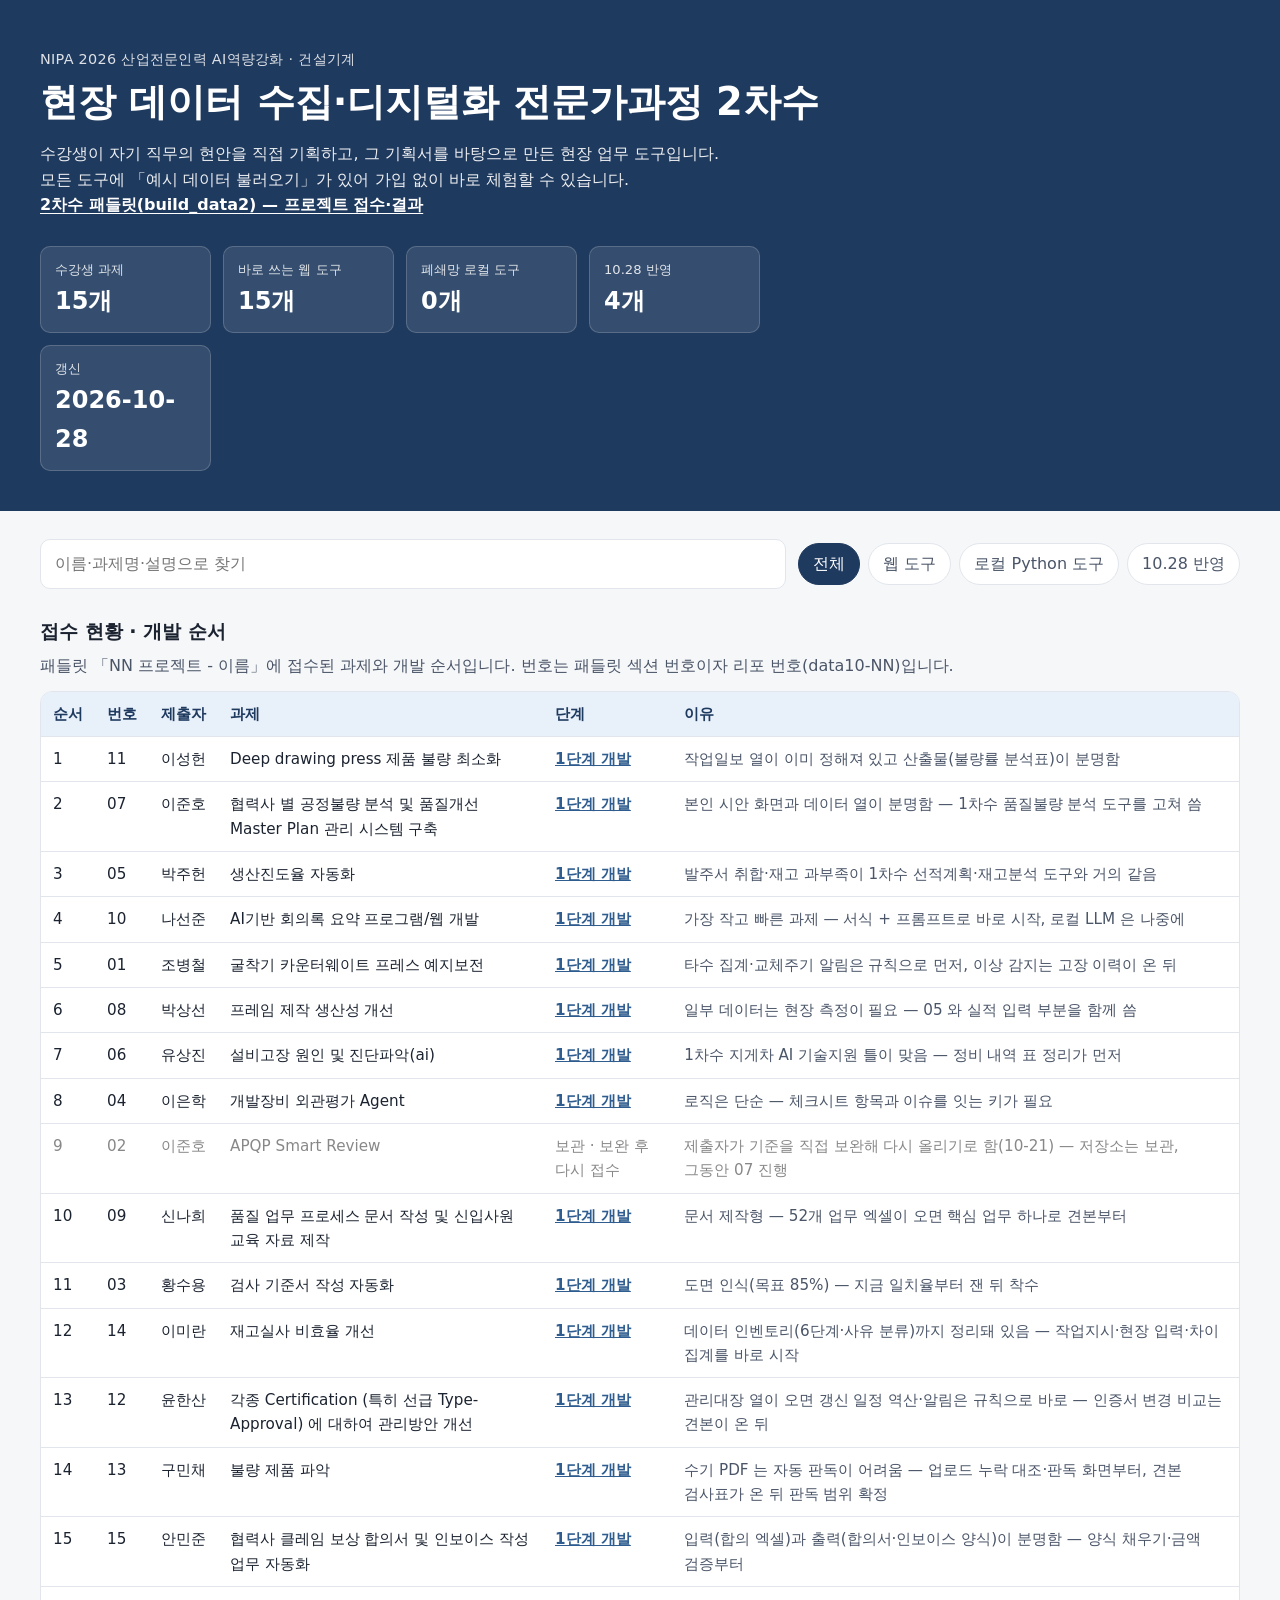
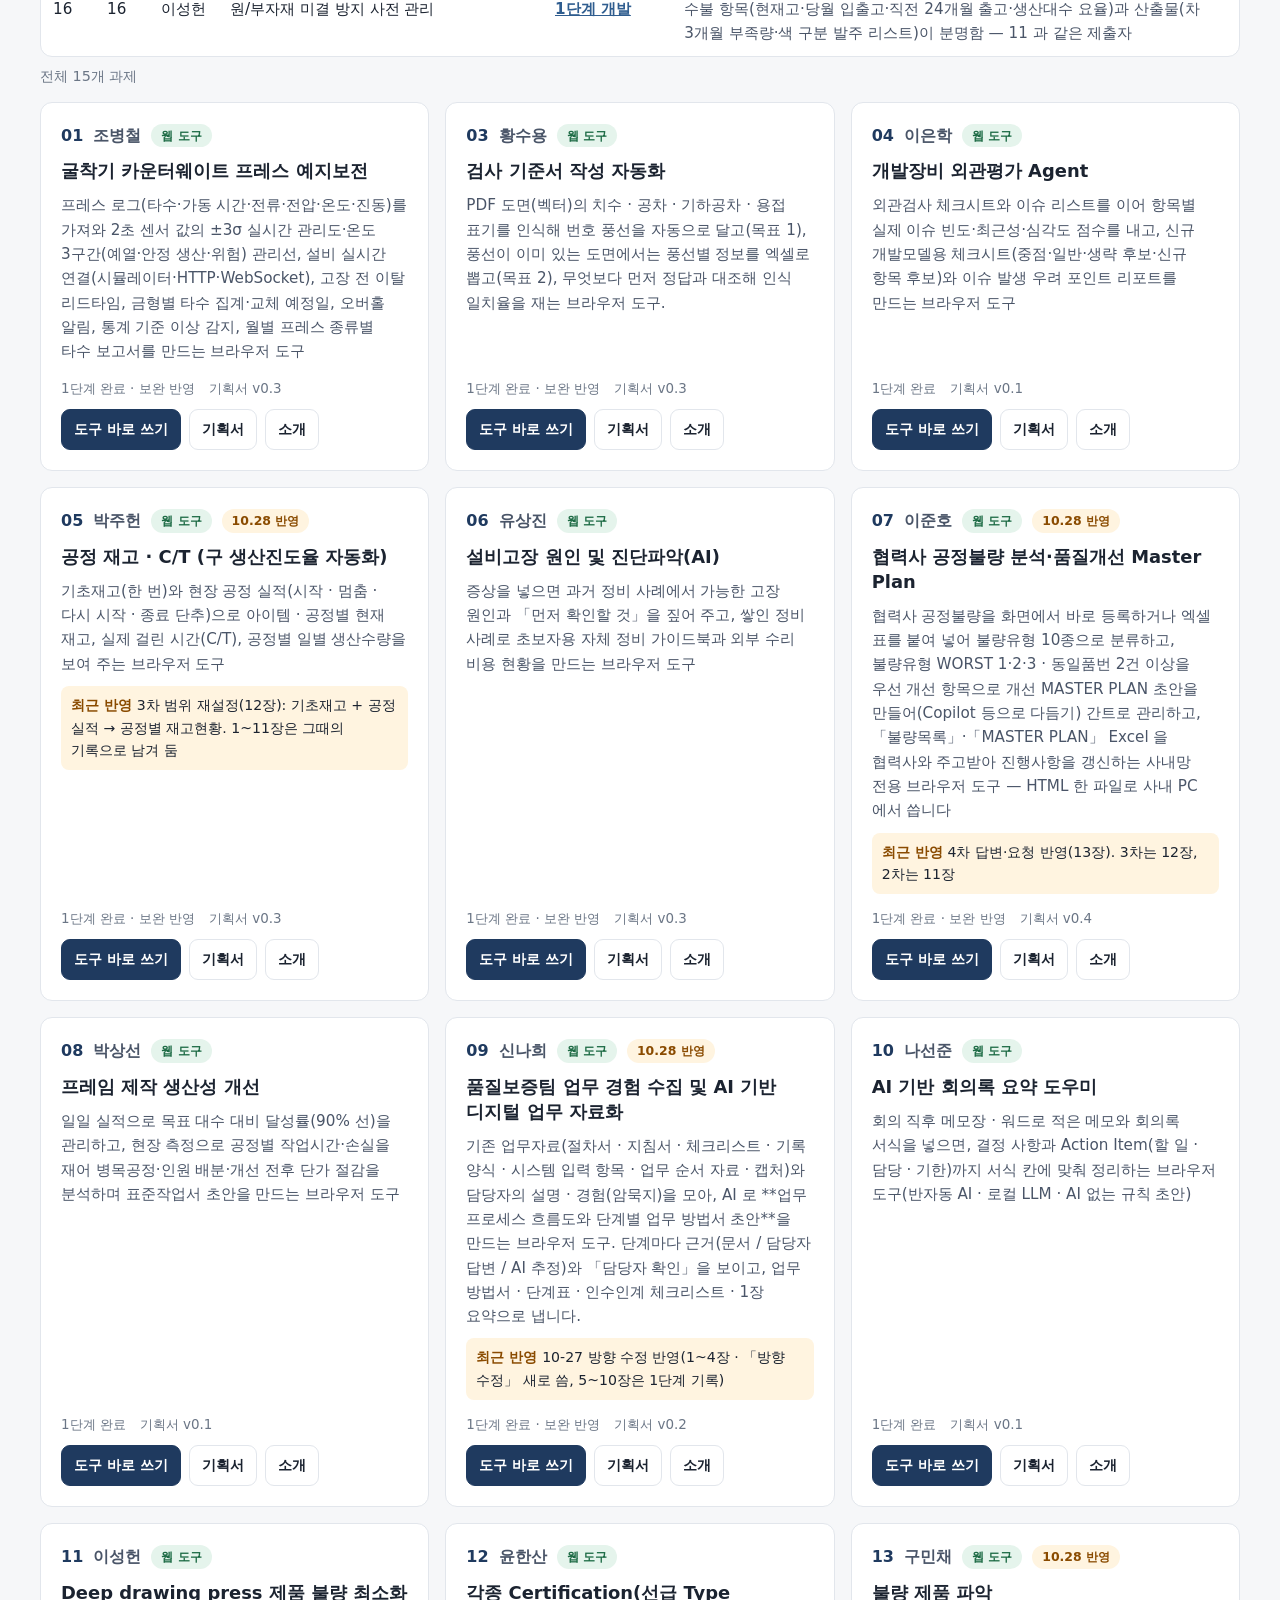
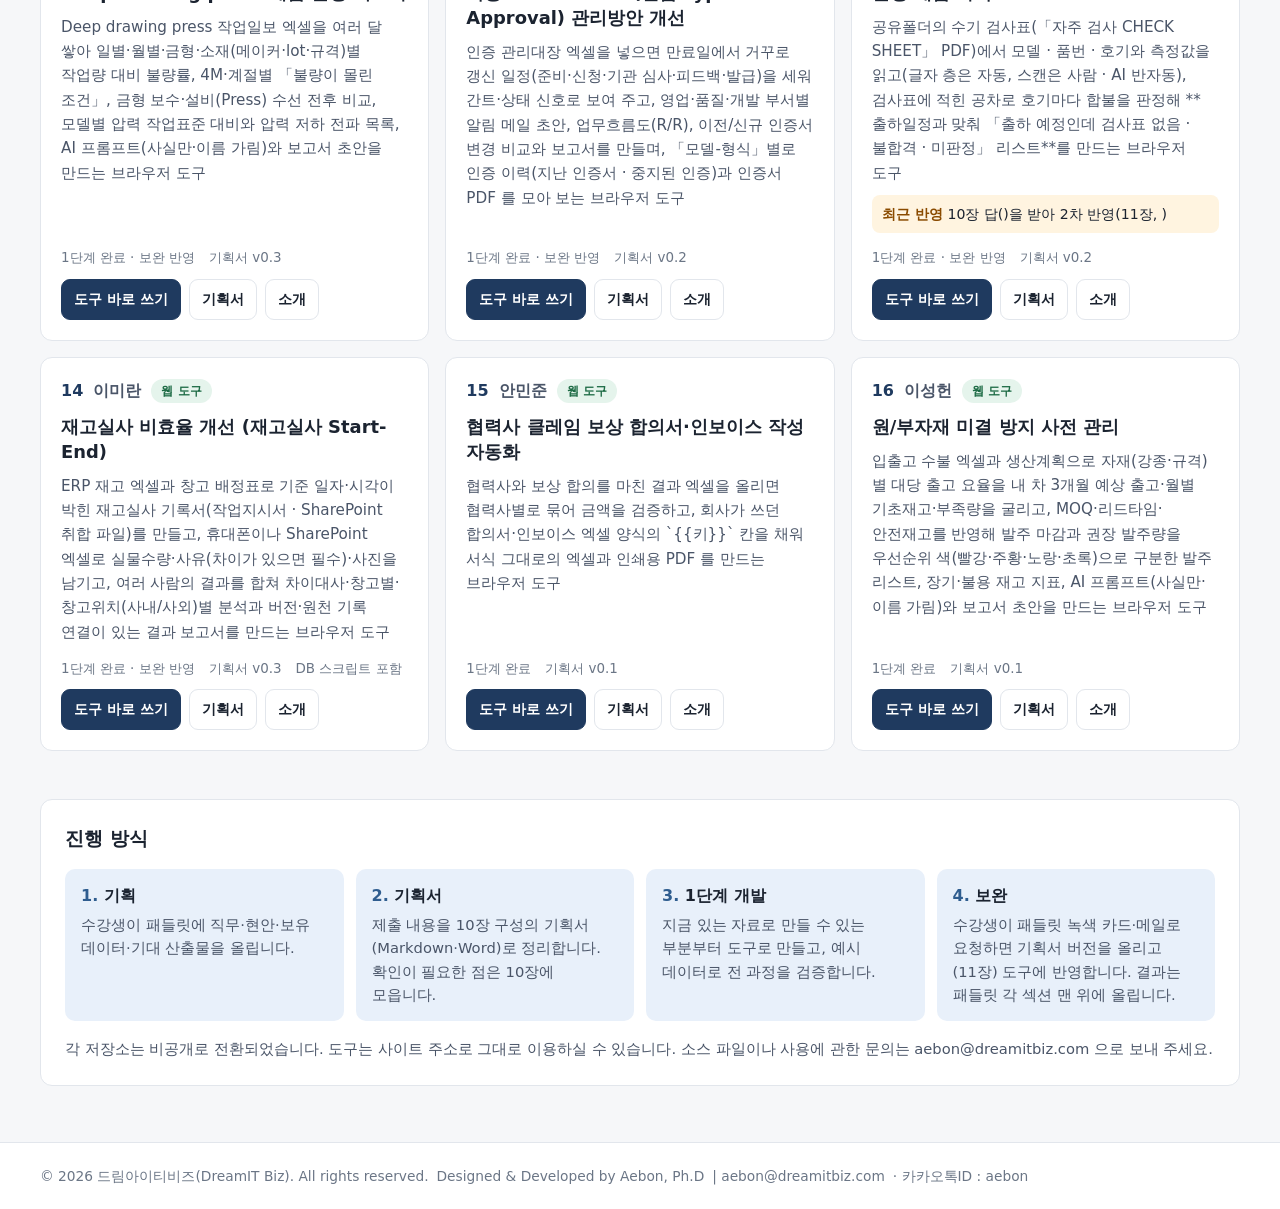
<file: index.html>
<!doctype html>
<html lang="ko">
<head>
  <meta charset="utf-8" />
  <meta name="viewport" content="width=device-width, initial-scale=1" />
  <title>현장 데이터 디지털화 전문가과정 2차수 · 수강생 프로젝트</title>
  <meta name="description" content="현장 데이터 수집·디지털화 전문가과정 2차수 수강생들이 직접 기획한 현장 업무 도구를 한곳에 모았습니다. 기획서·바로 쓰는 도구 링크." />
  <link rel="canonical" href="https://aebonlee.github.io/data10-00/" />
  <meta name="robots" content="index, follow" />
  <meta property="og:type" content="website" />
  <meta property="og:site_name" content="현장 데이터 디지털화 전문가과정" />
  <meta property="og:url" content="https://aebonlee.github.io/data10-00/" />
  <meta property="og:title" content="현장 데이터 디지털화 전문가과정 2차수 · 수강생 프로젝트" />
  <meta property="og:description" content="수강생이 직접 기획한 현장 업무 도구 모음 — 기획서·바로 쓰는 도구" />
  <meta property="og:image" content="https://aebonlee.github.io/data10-00/og-image.png" />
  <meta property="og:image:width" content="1200" />
  <meta property="og:image:height" content="630" />
  <meta name="twitter:card" content="summary_large_image" />
  <link rel="icon" href="data:image/svg+xml,%3Csvg xmlns='http://www.w3.org/2000/svg' viewBox='0 0 32 32'%3E%3Crect width='32' height='32' rx='7' fill='%231f3a5f'/%3E%3Ctext x='16' y='22' font-size='15' text-anchor='middle' fill='white' font-family='sans-serif' font-weight='700'%3E10%3C/text%3E%3C/svg%3E" />
  <link rel="stylesheet" href="css/style.css" />
</head>
<body>
  <header class="hero">
    <div class="inner">
      <p class="eyebrow">NIPA 2026 산업전문인력 AI역량강화 · 건설기계</p>
      <h1>현장 데이터 수집·디지털화 전문가과정 <span class="nowrap">2차수</span></h1>
      <p class="lead">수강생이 자기 직무의 현안을 직접 기획하고, 그 기획서를 바탕으로 만든 현장 업무 도구입니다.<br />
        모든 도구에 「예시 데이터 불러오기」가 있어 가입 없이 바로 체험할 수 있습니다.</p>
      <p class="links"><a href="https://padlet.com/dreamitbiz/2-https-padlet-com-dreamitbiz-build_data2-s0244fv4cwr5xfb6n6r1" target="_blank" rel="noopener">2차수 패들릿(build_data2) — 프로젝트 접수·결과</a></p>
      <dl class="stats" id="stats"></dl>
    </div>
  </header>

  <main class="inner">
    <section class="toolbar" aria-label="찾기">
      <label class="search">
        <span class="sr-only">검색</span>
        <input id="q" type="search" placeholder="이름·과제명·설명으로 찾기" autocomplete="off" />
      </label>
      <div class="chips" role="group" aria-label="유형">
        <button type="button" class="chip is-on" data-kind="">전체</button>
        <button type="button" class="chip" data-kind="웹 도구">웹 도구</button>
        <button type="button" class="chip" data-kind="로컬 Python 도구">로컬 Python 도구</button>
        <button type="button" class="chip" data-kind="recent">최근 반영</button>
      </div>
    </section>

    <section class="intake" aria-labelledby="intake-h">
      <h2 id="intake-h">접수 현황 · 개발 순서</h2>
      <p class="intake-lead">패들릿 「NN 프로젝트 - 이름」에 접수된 과제와 개발 순서입니다. 번호는 패들릿 섹션 번호이자 리포 번호(data10-NN)입니다.</p>
      <div class="intake-scroll"><table class="intake-table">
        <thead><tr><th scope="col">순서</th><th scope="col">번호</th><th scope="col">제출자</th><th scope="col">과제</th><th scope="col">단계</th><th scope="col">이유</th></tr></thead>
        <tbody id="intake"></tbody>
      </table></div>
    </section>

    <p class="count" id="count" aria-live="polite"></p>
    <ol class="grid" id="grid"></ol>

    <section class="guide">
      <h2>진행 방식</h2>
      <ol class="steps">
        <li><strong>기획</strong><span>수강생이 패들릿에 직무·현안·보유 데이터·기대 산출물을 올립니다.</span></li>
        <li><strong>기획서</strong><span>제출 내용을 10장 구성의 기획서(Markdown·Word)로 정리합니다. 확인이 필요한 점은 10장에 모읍니다.</span></li>
        <li><strong>1단계 개발</strong><span>지금 있는 자료로 만들 수 있는 부분부터 도구로 만들고, 예시 데이터로 전 과정을 검증합니다.</span></li>
        <li><strong>보완</strong><span>수강생이 패들릿 녹색 카드·메일로 요청하면 기획서 버전을 올리고(11장) 도구에 반영합니다. 결과는 패들릿 각 섹션 맨 위에 올립니다.</span></li>
      </ol>
      <p class="note">각 저장소는 비공개로 전환되었습니다. 도구는 사이트 주소로 그대로 이용하실 수 있습니다.
        소스 파일이나 사용에 관한 문의는 aebon@dreamitbiz.com 으로 보내 주세요.</p>
    </section>
  </main>

  <footer class="footer">
    <div class="inner footer-bottom-line" id="footer"></div>
  </footer>

  <script src="data/intake.js"></script>
  <script src="data/priority.js"></script>
  <script src="data/projects.js"></script>
  <script src="js/app.js"></script>
</body>
</html>
</file>
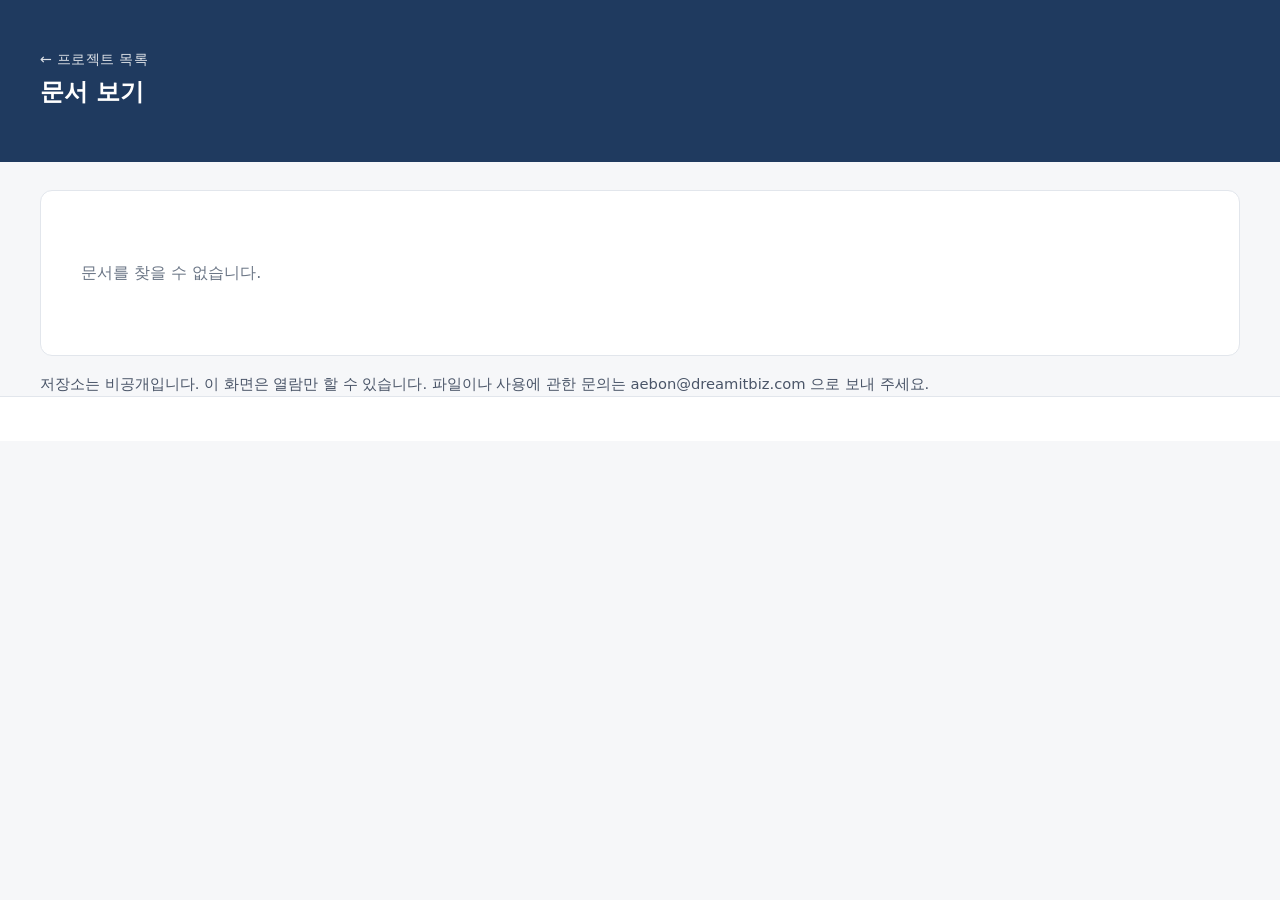
<file: view.html>
<!doctype html>
<html lang="ko">
<head>
  <meta charset="utf-8" />
  <meta name="viewport" content="width=device-width, initial-scale=1" />
  <title>현장 데이터 디지털화 전문가과정 2차수 · 수강생 프로젝트</title>
  <meta name="robots" content="noindex" />
  <link rel="icon" href="data:image/svg+xml,%3Csvg xmlns='http://www.w3.org/2000/svg' viewBox='0 0 32 32'%3E%3Crect width='32' height='32' rx='7' fill='%231f3a5f'/%3E%3Ctext x='16' y='22' font-size='15' text-anchor='middle' fill='white' font-family='sans-serif' font-weight='700'%3E10%3C/text%3E%3C/svg%3E" />
  <link rel="stylesheet" href="css/style.css" />
</head>
<body>
  <header class="hero view-hero">
    <div class="inner">
      <p class="eyebrow"><a href="./">← 프로젝트 목록</a></p>
      <h1 id="vtitle">문서 보기</h1>
      <nav class="view-tabs" id="vtabs" aria-label="문서"></nav>
    </div>
  </header>
  <main class="inner">
    <article class="doc" id="doc"><p class="empty">불러오는 중…</p></article>
    <p class="note">저장소는 비공개입니다. 이 화면은 열람만 할 수 있습니다. 파일이나 사용에 관한 문의는 aebon@dreamitbiz.com 으로 보내 주세요.</p>
  </main>
  <footer class="footer"><div class="inner footer-bottom-line" id="footer"></div></footer>
  <script src="js/vendor/marked.min.js"></script>
  <script src="data/projects.js"></script>
  <script>
  (function () {
    var qs = new URLSearchParams(location.search)
    var r = qs.get('r') || '', d = qs.get('d') || 'plan'
    var doc = document.getElementById('doc')
    var NAMES = { plan: '기획서', plan2: '과제 B 기획서', readme: '소개 · 실행 방법' }
    if (!/^data10-\d\d$/.test(r) || !NAMES[d]) { doc.innerHTML = '<p class="empty">문서를 찾을 수 없습니다.</p>'; return }
    var p = (window.PROJECTS || []).filter(function (x) { return x.repo === r })[0]
    document.getElementById('vtitle').textContent = (p ? p.no + ' · ' + p.name + ' — ' + p.title : r)
    document.title = NAMES[d] + ' · ' + (p ? p.title : r)
    var tabs = document.getElementById('vtabs')
    var have = ['readme'].concat(p && p.planUrl ? ['plan'] : []).concat(p && (p.extras || []).some(function (x) { return /d=plan2/.test(x.url) }) ? ['plan2'] : [])
    have.forEach(function (k) {
      var a = document.createElement('a'); a.href = 'view.html?r=' + r + '&d=' + k; a.textContent = NAMES[k]
      if (k === d) a.setAttribute('aria-current', 'page')
      tabs.appendChild(a)
    })
    if (p && p.toolUrl) { var t = document.createElement('a'); t.href = p.toolUrl; t.target = '_blank'; t.rel = 'noopener'; t.textContent = '도구 바로 쓰기 ↗'; tabs.appendChild(t) }
    // 제목에 id 를 붙여 #실행-방법 같은 앵커로 바로 가게 한다
    var slug = function (s) { return s.trim().toLowerCase().replace(/[^\p{L}\p{N}\s-]/gu, '').replace(/\s+/g, '-') }
    fetch('view/' + r + '/' + d + '.md', { cache: 'no-cache' })
      .then(function (res) { if (!res.ok) throw new Error(res.status); return res.text() })
      .then(function (md) {
        doc.innerHTML = marked.parse(md)
        doc.querySelectorAll('h1,h2,h3,h4').forEach(function (h) { if (!h.id) h.id = slug(h.textContent) })
        // 비공개 리포 안을 가리키는 상대 링크·GitHub 링크는 열 수 없으니 글자만 남긴다
        doc.querySelectorAll('a[href]').forEach(function (a) {
          var h = a.getAttribute('href')
          if (/^#/.test(h)) return
          if (/^https?:\/\/github\.com\/aebonlee\//.test(h) || !/^(https?:|mailto:)/.test(h)) { var s = document.createElement('span'); s.innerHTML = a.innerHTML; a.replaceWith(s) }
          else { a.target = '_blank'; a.rel = 'noopener' }
        })
        doc.querySelectorAll('table').forEach(function (t) { var w = document.createElement('div'); w.className = 'table-wrap'; t.parentNode.insertBefore(w, t); w.appendChild(t) })
        if (location.hash) { var el = document.getElementById(decodeURIComponent(location.hash.slice(1))); if (el) el.scrollIntoView() }
      })
      .catch(function () { doc.innerHTML = '<p class="empty">문서를 불러오지 못했습니다.</p>' })
  })()
  </script>
</body>
</html>
</file>
<file: css/style.css>
:root {
  --bg: #f6f7f9;
  --surface: #ffffff;
  --ink: #1b2330;
  --ink-2: #4a5568;
  --ink-3: #6b7686;
  --line: #e2e6ec;
  --brand: #1f3a5f;
  --brand-2: #2f5d8f;
  --on-brand: #ffffff;
  --accent: #e8f0fa;
  --ok: #1d6b45;
  --ok-bg: #e5f4ec;
  --py: #6a3fa0;
  --py-bg: #f1eafb;
  --new: #8a4b00;
  --new-bg: #fff4e0;
  --container-wide: 1280px;
  --container-pad: 20px;
  --radius: 12px;
}
@media (min-width: 640px) { :root { --container-pad: 28px; } }
@media (min-width: 1024px) { :root { --container-pad: 40px; } }

* { box-sizing: border-box; }
html { -webkit-text-size-adjust: 100%; }
body {
  margin: 0;
  background: var(--bg);
  color: var(--ink);
  font-family: "Pretendard", "Apple SD Gothic Neo", "Malgun Gothic", system-ui, sans-serif;
  line-height: 1.6;
  word-break: keep-all;
  overflow-wrap: break-word;
}
a { color: inherit; }
button, input { font: inherit; }
.nowrap { white-space: nowrap; }
.sr-only { position: absolute; width: 1px; height: 1px; overflow: hidden; clip: rect(0 0 0 0); white-space: nowrap; }

.inner {
  max-width: calc(var(--container-wide) + 2 * var(--container-pad));
  padding: 0 var(--container-pad);
  margin: 0 auto;
}

/* 히어로 */
.hero { background: var(--brand); color: var(--on-brand); padding: 48px 0 40px; }
.hero h1 { color: var(--on-brand); font-size: clamp(1.5rem, 1.1rem + 2vw, 2.4rem); line-height: 1.3; margin: 6px 0 14px; }
.eyebrow { margin: 0; font-size: 0.9rem; opacity: 0.85; letter-spacing: 0.02em; }
.lead { margin: 0; max-width: 52rem; opacity: 0.92; }
.stats { display: grid; grid-template-columns: repeat(auto-fit, minmax(140px, 1fr)); gap: 12px; margin: 28px 0 0; max-width: 720px; }
.stats div { background: rgba(255, 255, 255, 0.1); border: 1px solid rgba(255, 255, 255, 0.18); border-radius: 10px; padding: 12px 14px; }
.stats dt { font-size: 0.82rem; opacity: 0.85; }
.stats dd { margin: 2px 0 0; font-size: 1.5rem; font-weight: 700; }

/* 찾기 */
.toolbar { display: flex; flex-wrap: wrap; gap: 12px; align-items: center; margin: 28px 0 8px; }
.search { flex: 1 1 280px; }
.search input {
  width: 100%; padding: 11px 14px; border: 1px solid var(--line); border-radius: 10px; background: var(--surface); color: var(--ink);
}
.search input:focus { outline: 2px solid var(--brand-2); outline-offset: 1px; }
.chips { display: flex; flex-wrap: wrap; gap: 8px; }
.chip {
  border: 1px solid var(--line); background: var(--surface); color: var(--ink-2); border-radius: 999px; padding: 7px 14px; cursor: pointer;
}
.chip.is-on { background: var(--brand); border-color: var(--brand); color: var(--on-brand); }
.count { color: var(--ink-3); font-size: 0.9rem; margin: 6px 0 14px; }

/* 카드 */
.grid { list-style: none; padding: 0; margin: 0; display: grid; gap: 16px; grid-template-columns: repeat(auto-fill, minmax(min(100%, 340px), 1fr)); }
.card {
  background: var(--surface); border: 1px solid var(--line); border-radius: var(--radius); padding: 20px; display: flex; flex-direction: column; gap: 10px; min-width: 0;
}
.card-top { display: flex; align-items: center; gap: 10px; flex-wrap: wrap; }
.no { font-weight: 800; color: var(--brand); font-variant-numeric: tabular-nums; }
.who { color: var(--ink-2); font-weight: 600; }
.badge { font-size: 0.78rem; border-radius: 999px; padding: 2px 10px; font-weight: 600; }
.badge.web { background: var(--ok-bg); color: var(--ok); }
.badge.py { background: var(--py-bg); color: var(--py); }
.badge.new { background: var(--new-bg); color: var(--new); }
.card p.recent { margin: 0; padding: 8px 10px; background: var(--new-bg); border-radius: 8px; color: var(--ink); font-size: 0.88rem; }
.card p.recent strong { color: var(--new); }
.btn.sub { border-color: var(--brand-2); color: var(--brand-2); }
.card h3 { margin: 0; font-size: 1.12rem; line-height: 1.4; }
.card p.desc { margin: 0; color: var(--ink-2); font-size: 0.95rem; }
.meta { display: flex; flex-wrap: wrap; gap: 6px 14px; color: var(--ink-3); font-size: 0.84rem; margin-top: auto; padding-top: 4px; }
.actions { display: flex; flex-wrap: wrap; gap: 8px; }
.btn {
  display: inline-flex; align-items: center; gap: 8px; text-decoration: none; border-radius: 9px; padding: 8px 12px; font-size: 0.9rem; font-weight: 600;
  border: 1px solid var(--line); color: var(--ink); background: var(--surface);
}
.btn:hover { border-color: var(--brand-2); }
.btn.primary { background: var(--brand); border-color: var(--brand); color: var(--on-brand); }
.btn.primary:hover { background: var(--brand-2); }
.btn.muted { color: var(--ink-3); cursor: default; }
.empty { color: var(--ink-3); padding: 28px 0; }

/* 진행 방식 */
.guide { margin: 48px 0 56px; background: var(--surface); border: 1px solid var(--line); border-radius: var(--radius); padding: 24px; }
.guide h2 { margin: 0 0 14px; font-size: 1.2rem; }
.steps { list-style: none; counter-reset: s; padding: 0; margin: 0; display: grid; gap: 12px; grid-template-columns: repeat(auto-fit, minmax(min(100%, 230px), 1fr)); }
.steps li { counter-increment: s; background: var(--accent); border-radius: 10px; padding: 14px 16px; display: flex; flex-direction: column; gap: 4px; }
.steps li strong::before { content: counter(s) ". "; color: var(--brand-2); }
.steps span { color: var(--ink-2); font-size: 0.92rem; }
.note { margin: 16px 0 0; color: var(--ink-2); font-size: 0.92rem; }

/* 푸터 */
.footer { border-top: 1px solid var(--line); background: var(--surface); padding: 22px 0; color: var(--ink-3); font-size: 0.86rem; }
.footer-bottom-line { display: flex; flex-wrap: wrap; gap: 2px 8px; align-items: baseline; }
.footer-bottom-line span { white-space: nowrap; }
@media (max-width: 400px) { .footer-bottom-line span:first-child { white-space: normal; } }

/* 접수 현황 · 개발 순서 */
.intake { margin: 28px 0 8px; }
.intake h2 { font-size: 1.2rem; margin: 0 0 6px; color: var(--ink); }
.intake-lead { color: var(--ink-2); margin: 0 0 12px; }
.intake-scroll { overflow-x: auto; background: var(--surface); border: 1px solid var(--line); border-radius: var(--radius); }
.intake-table { width: 100%; border-collapse: collapse; min-width: 720px; font-size: .95rem; }
.intake-table th, .intake-table td { padding: 10px 12px; border-bottom: 1px solid var(--line); text-align: left; vertical-align: top; word-break: keep-all; overflow-wrap: break-word; }
.intake-table thead th { background: var(--accent); color: var(--brand); font-weight: 700; white-space: nowrap; }
.intake-table tbody tr:last-child td { border-bottom: 0; }
.intake-table .num { white-space: nowrap; font-variant-numeric: tabular-nums; }
.intake-table .why { color: var(--ink-2); }
.intake-table tr.tier-1 td:nth-child(5) { color: var(--ok); font-weight: 600; }
.intake-table td a { color: var(--brand-2); font-weight: 600; }
.hero .links { margin: 0 0 18px; }
.hero .links a { color: var(--on-brand); font-weight: 600; text-decoration: underline; text-underline-offset: 3px; word-break: keep-all; overflow-wrap: break-word; }
.intake-table tr.tier-9 td { color: var(--muted, #888); }
.intake-table tr.tier-9 td:nth-child(5) { text-decoration: none; }

/* 문서 열람 */ /* view.html */
.view-hero .eyebrow a { color: inherit; text-decoration: none; }
.view-hero h1 { font-size: 1.5rem; }
.view-tabs { display: flex; flex-wrap: wrap; gap: 8px; margin-top: 14px; }
.view-tabs a { color: inherit; text-decoration: none; border: 1px solid currentColor; border-radius: 999px; padding: 4px 14px; font-size: 0.9rem; opacity: 0.8; }
.view-tabs a[aria-current="page"] { opacity: 1; font-weight: 700; }
.doc { margin: 28px 0 8px; background: var(--surface); border: 1px solid var(--line); border-radius: var(--radius); padding: 24px clamp(16px, 4vw, 40px); line-height: 1.75; word-break: keep-all; overflow-wrap: break-word; min-width: 0; }
.doc h1 { font-size: 1.5rem; } .doc h2 { font-size: 1.25rem; margin-top: 2em; border-bottom: 1px solid var(--line); padding-bottom: 6px; } .doc h3 { font-size: 1.08rem; margin-top: 1.6em; }
.doc .table-wrap { overflow-x: auto; margin: 1em 0; }
.doc table { border-collapse: collapse; min-width: 100%; font-size: 0.92rem; }
.doc th, .doc td { border: 1px solid var(--line); padding: 6px 10px; text-align: left; vertical-align: top; }
.doc th { background: var(--accent); }
.doc pre { overflow-x: auto; background: var(--accent); padding: 12px 14px; border-radius: 8px; }
.doc code { font-size: 0.9em; }
.doc blockquote { margin: 1em 0; padding: 4px 16px; border-left: 4px solid var(--brand-2); color: var(--ink-2); }
</file>
